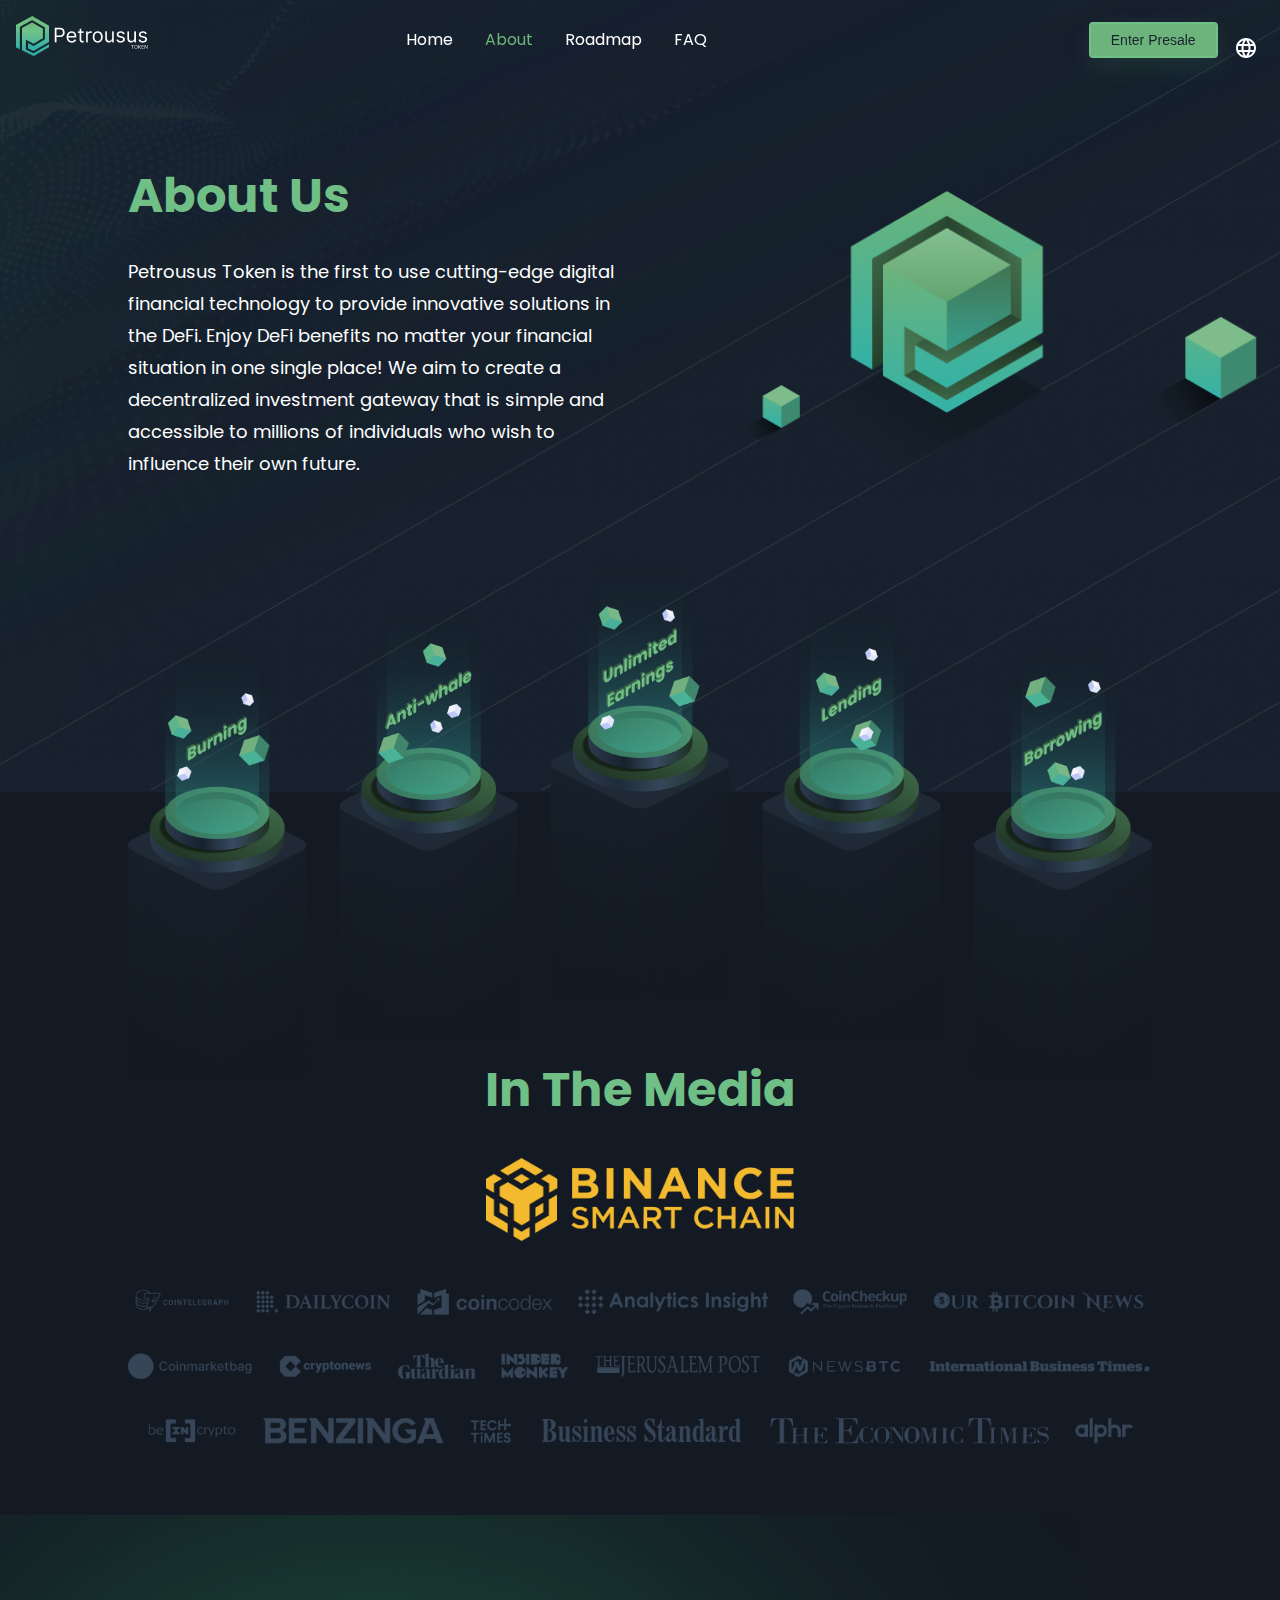
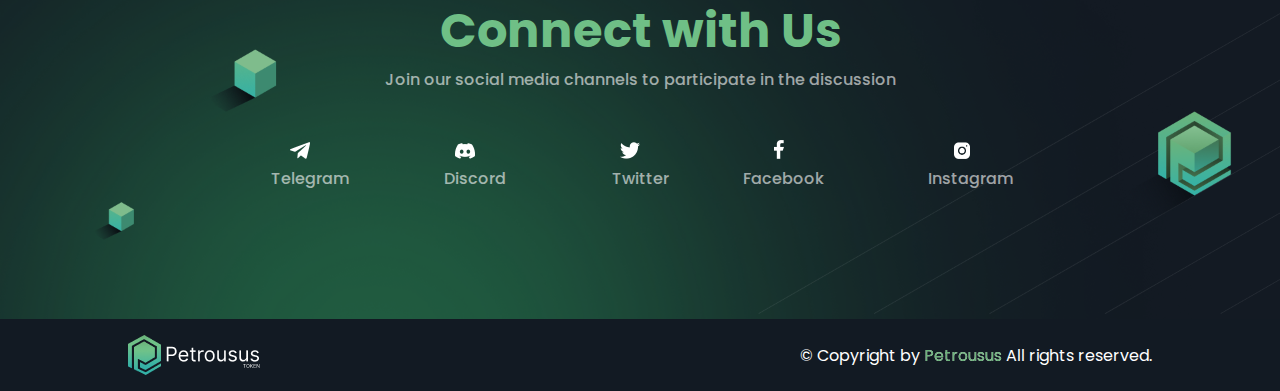
<file: about.html>
<!DOCTYPE html>
<html lang="en">
  <head>
    <meta charset="UTF-8" />
    <meta http-equiv="X-UA-Compatible" content="IE=edge" />
    <meta name="viewport" content="width=device-width, initial-scale=1.0" />
    <meta property="og:type" content="website" />
    <meta property="og:type" content="website" />
    <meta
      name="description"
      content=" Petrousus Token is the first to use cutting-edge digital financial technology to provide innovative solutions in the DeFi.
      Enjoy DeFi benefits no matter your financial situation in one single place!
      We aim to create a decentralized investment gateway that is simple and accessible to millions of individuals who wish to influence their own future."
    />
    <meta name="og:title" content="Petrousus &#8211; About Us" />
    <meta
      property="og:description"
      content=" Petrousus Token is the first to use cutting-edge digital financial technology to provide innovative solutions in the DeFi.
      Enjoy DeFi benefits no matter your financial situation in one single place!
      We aim to create a decentralized investment gateway that is simple and accessible to millions of individuals who wish to influence their own future."
    />
    <link rel="stylesheet" href="styles/globalstyle.css" />
    <link rel="stylesheet" href="styles/about.css" />
    <title>Petrousus | About Us</title>
    <link
      rel="icon"
      type="image/x-icon"
      href="img/favicon.png"
      alt="Petrousus"
    />
  </head>
  <body>
    <header>
      <nav>
        <div class="logo">
          <a href="index.html">
            <img src="img/logo.png" alt="Petrousus" />
          </a>
        </div>
        <ul class="nav-links">
          <li><a href="index.html">Home</a></li>
          <li><a href="about.html" class="about">About</a></li>
          <li><a href="roadmap.html">Roadmap</a></li>
          <li><a href="faq.html">FAQ</a></li>
          <div class="ctas">
            <button class="btn">
              <a href="http://connect.petrousus.io/">Enter Presale</a>
            </button>
            <div class="language">
              <img src="img/language.svg" alt="Globe" />
              <div id="google_translate_element"></div>
            </div>
          </div>
        </ul>
        <div class="burger">
          <div class="line-1 line"></div>
          <div class="line-2 line"></div>
          <div class="line-3 line"></div>
        </div>
      </nav>

      <div class="hero">
        <div class="container grid">
          <div class="hero-text">
            <h1>About Us</h1>
            <p>
              Petrousus Token is the first to use cutting-edge digital financial
              technology to provide innovative solutions in the DeFi. Enjoy DeFi
              benefits no matter your financial situation in one single place!
              We aim to create a decentralized investment gateway that is simple
              and accessible to millions of individuals who wish to influence
              their own future.
            </p>
          </div>
        </div>
      </div>
    </header>

    <section class="overflow-description">
      <div class="container">
        <div class="overflow-img">
          <img src="img/overflow-img.png" alt="" />
        </div>

        <div class="businesses">
          <h1>In The Media</h1>
          <img src="img/bsc.png" alt="Binance Smart Chain" class="bsc" />
          <div class="desktop">
            <img src="img/business-imgs.png" alt="businesses supported" />
          </div>
          <div class="mobile">
            <img src="img/business-img-mobile.png" alt="" />
          </div>
        </div>
      </div>
    </section>
    
    <footer>
      <div class="footer-container">
        <h1>Connect with Us</h1>
        <p>Join our social media channels to participate in the discussion</p>
        <div class="socials">
          <div class="telegram social">
            <a href="https://t.me/PetroususTokenOfficial">
              <img src="img/socials/Vector.png" alt="telegram" />
            </a>
            <p>Telegram</p>
          </div>
          <div class="discord social">
            <a href="">
              <img src="img/socials/Vector-1.png" alt="discord" />
            </a>
            <p>Discord</p>
          </div>
          <div class="twitter social">
            <a href="https://twitter.com/PetroususToken">
              <img src="img/socials/Vector-3.png" alt="twitter" />
            </a>
            <p>Twitter</p>
          </div>
          <div class="facebook social">
            <a href="">
              <img src="img/socials/Vector-2.png" alt="facebook" />
            </a>
            <p>Facebook</p>
          </div>
          <div class="instagram social">
            <a href="">
              <img src="img/socials/Vector-4.png" alt="instagram" />
            </a>
            <p>Instagram</p>
          </div>
        </div>
      </div>
    </footer>
    <div class="copyright">
      <div class="copyright-container">
        <img src="img/logo.png" alt="" />
        <p>© Copyright by <span>Petrousus</span> All rights reserved.</p>
      </div>
    </div>

    <script src="https://translate.google.com/translate_a/element.js?cb=googleTranslateElementInit"></script>
    <script type="text/javascript">
        function googleTranslateElementInit() {
            new google.translate.TranslateElement({
                includedLanguages: 'tr,de,fr,es,en,it',
                layout: google.translate.TranslateElement.InlineLayout.VERTICAL
            }, 'google_translate_element');
        }
    </script>

    <!-- Global site tag (gtag.js) - Google Analytics -->
    <script async src="https://www.googletagmanager.com/gtag/js?id=UA-234197699-10"></script>
    <script>
      window.dataLayer = window.dataLayer || [];
      function gtag(){dataLayer.push(arguments);}
      gtag('js', new Date());

      gtag('config', 'UA-234197699-10');
    </script>
    <script src="app.js"></script>
  </body>
</html>
</file>
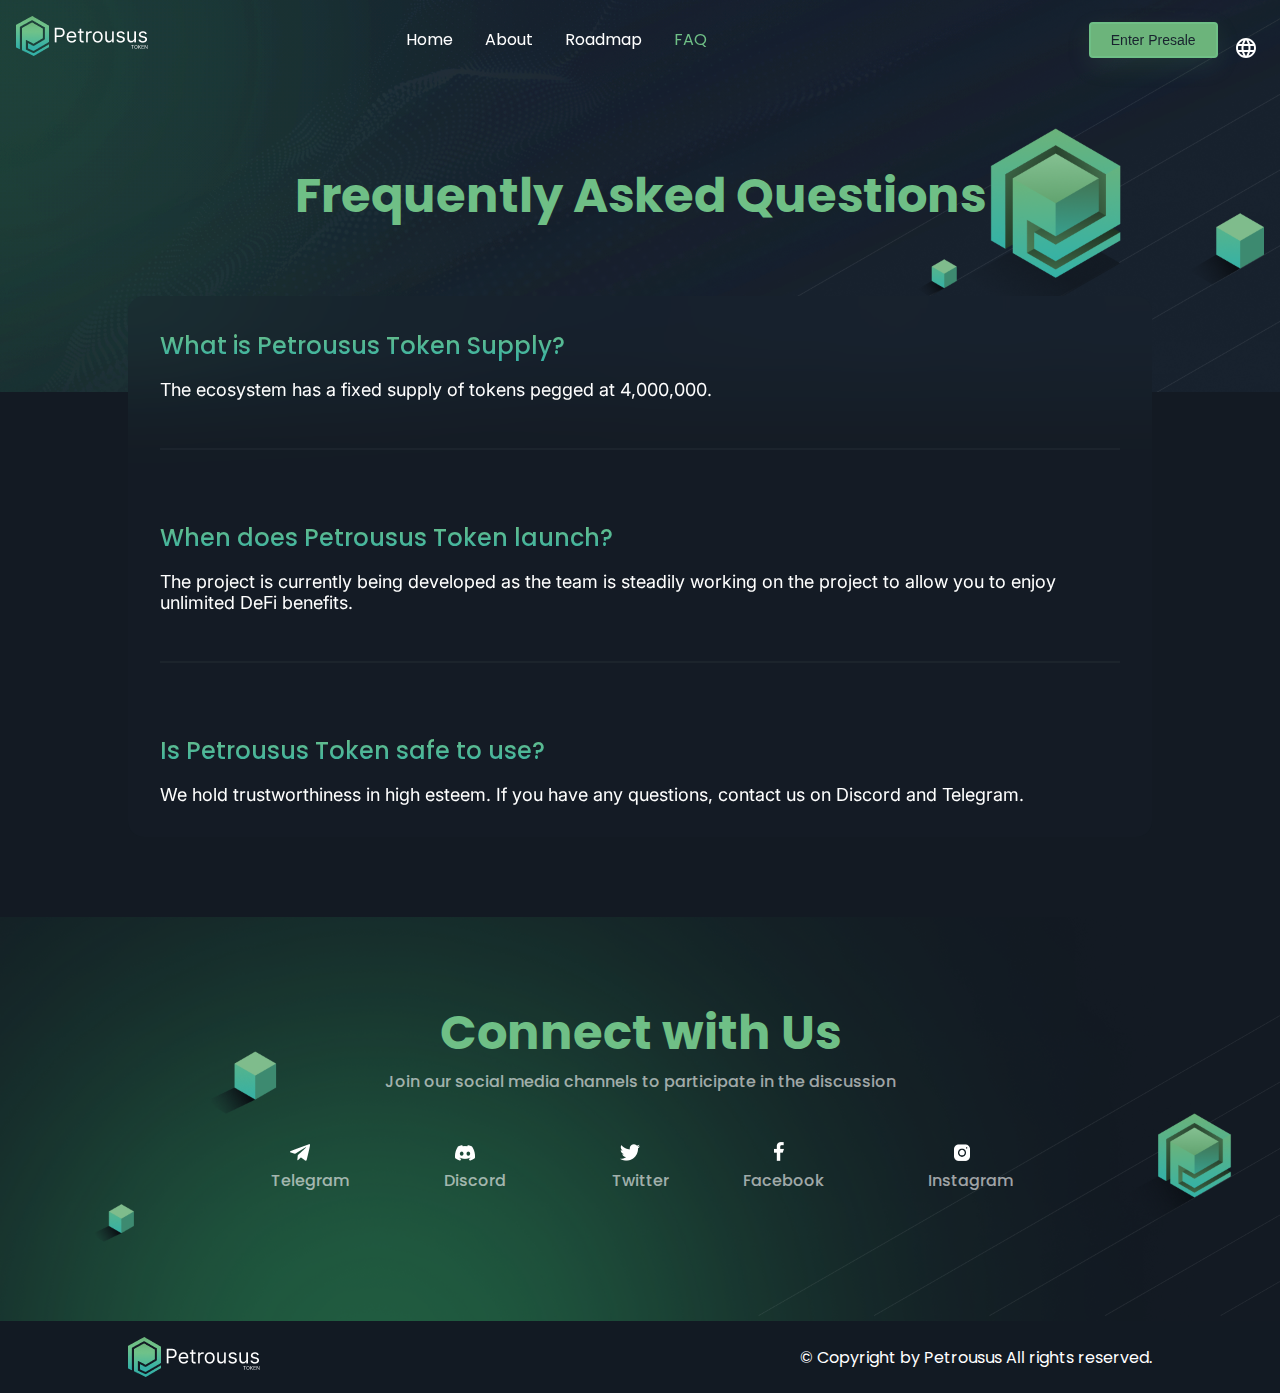
<file: faq.html>
<!DOCTYPE html>
<html lang="en">
  <head>
    <meta charset="UTF-8" />
    <meta http-equiv="X-UA-Compatible" content="IE=edge" />
    <meta name="viewport" content="width=device-width, initial-scale=1.0" />
    <meta name="description" content=" Frequently Asked Questions " />
    <meta
      name="og:title"
      content="Petrousus &#8211; Frequently Asked Questions"
    />
    <meta property="og:description" content=" Frequently Asked Questions" />
    <link rel="stylesheet" href="styles/globalstyle.css" />
    <link rel="stylesheet" href="styles/faq.css" />
    <title>Petrousus | Frequently Asked Questions</title>
    <link
      rel="icon"
      type="image/x-icon"
      href="img/favicon.png"
      alt="Petrousus"
    />
  </head>
  <body>
    <header>
      <nav>
        <div class="logo">
          <a href="index.html">
            <img src="img/logo.png" alt="Petrousus" />
          </a>
        </div>
        <ul class="nav-links">
          <li><a href="index.html">Home</a></li>
          <li><a href="about.html">About</a></li>
          <li><a href="roadmap.html">Roadmap</a></li>
          <li><a href="faq.html" class="faq">FAQ</a></li>
          <div class="ctas">
            <button class="btn">
              <a href="http://connect.petrousus.io/">Enter Presale</a>
            </button>
            <div class="language">
              <img src="img/language.svg" alt="Globe" />
              <div id="google_translate_element"></div>
            </div>
          </div>
        </ul>
        <div class="burger">
          <div class="line-1 line"></div>
          <div class="line-2 line"></div>
          <div class="line-3 line"></div>
        </div>
      </nav>

      <div class="hero">
        <h1>Frequently Asked Questions</h1>
      </div>
    </header>

    <section class="faq">
      <h2>Frequently Asked Questions</h2>
      <div class="container">
        <div class="questions">
          <div class="question question-1">
            <h1>What is Petrousus Token Supply?</h1>
            <div class="answer">
              <p>
                The ecosystem has a fixed supply of tokens pegged at 4,000,000.
              </p>
            </div>
          </div>
          <div class="question question-2">
            <h1>When does Petrousus Token launch?</h1>
            <div class="answer">
              <p>
                The project is currently being developed as the team is steadily
                working on the project to allow you to enjoy unlimited DeFi
                benefits.
              </p>
            </div>
          </div>
          <div class="question question-3">
            <h1>Is Petrousus Token safe to use?</h1>
            <div class="answer">
              <p>
                We hold trustworthiness in high esteem. If you have any
                questions, contact us on Discord and Telegram.
              </p>
            </div>
          </div>
        </div>
      </div>
    </section>

    <footer>
      <div class="footer-container">
        <h1>Connect with Us</h1>
        <p>Join our social media channels to participate in the discussion</p>
        <div class="socials">
          <div class="telegram social">
            <a href="https://t.me/PetroususTokenOfficial">
              <img src="img/socials/Vector.png" alt="telegram" />
            </a>
            <p>Telegram</p>
          </div>
          <div class="discord social">
            <a href="">
              <img src="img/socials/Vector-1.png" alt="discord" />
            </a>
            <p>Discord</p>
          </div>
          <div class="twitter social">
            <a href="https://twitter.com/PetroususToken">
              <img src="img/socials/Vector-3.png" alt="twitter" />
            </a>
            <p>Twitter</p>
          </div>
          <div class="facebook social">
            <a href="">
              <img src="img/socials/Vector-2.png" alt="facebook" />
            </a>
            <p>Facebook</p>
          </div>
          <div class="instagram social">
            <a href="">
              <img src="img/socials/Vector-4.png" alt="instagram" />
            </a>
            <p>Instagram</p>
          </div>
        </div>
      </div>
    </footer>
    <div class="copyright">
      <div class="copyright-container">
        <img src="img/logo.png" alt="" />
        <p>© Copyright by Petrousus All rights reserved.</p>
      </div>
    </div>

    <script src="https://translate.google.com/translate_a/element.js?cb=googleTranslateElementInit"></script>
    <script type="text/javascript">
        function googleTranslateElementInit() {
            new google.translate.TranslateElement({
                includedLanguages: 'tr,de,fr,es,en,it',
                layout: google.translate.TranslateElement.InlineLayout.VERTICAL
            }, 'google_translate_element');
        }
    </script>

    <!-- Global site tag (gtag.js) - Google Analytics -->
    <script async src="https://www.googletagmanager.com/gtag/js?id=UA-234197699-10"></script>
    <script>
      window.dataLayer = window.dataLayer || [];
      function gtag(){dataLayer.push(arguments);}
      gtag('js', new Date());

      gtag('config', 'UA-234197699-10');
    </script>
    <script src="app.js"></script>
  </body>
</html>
</file>
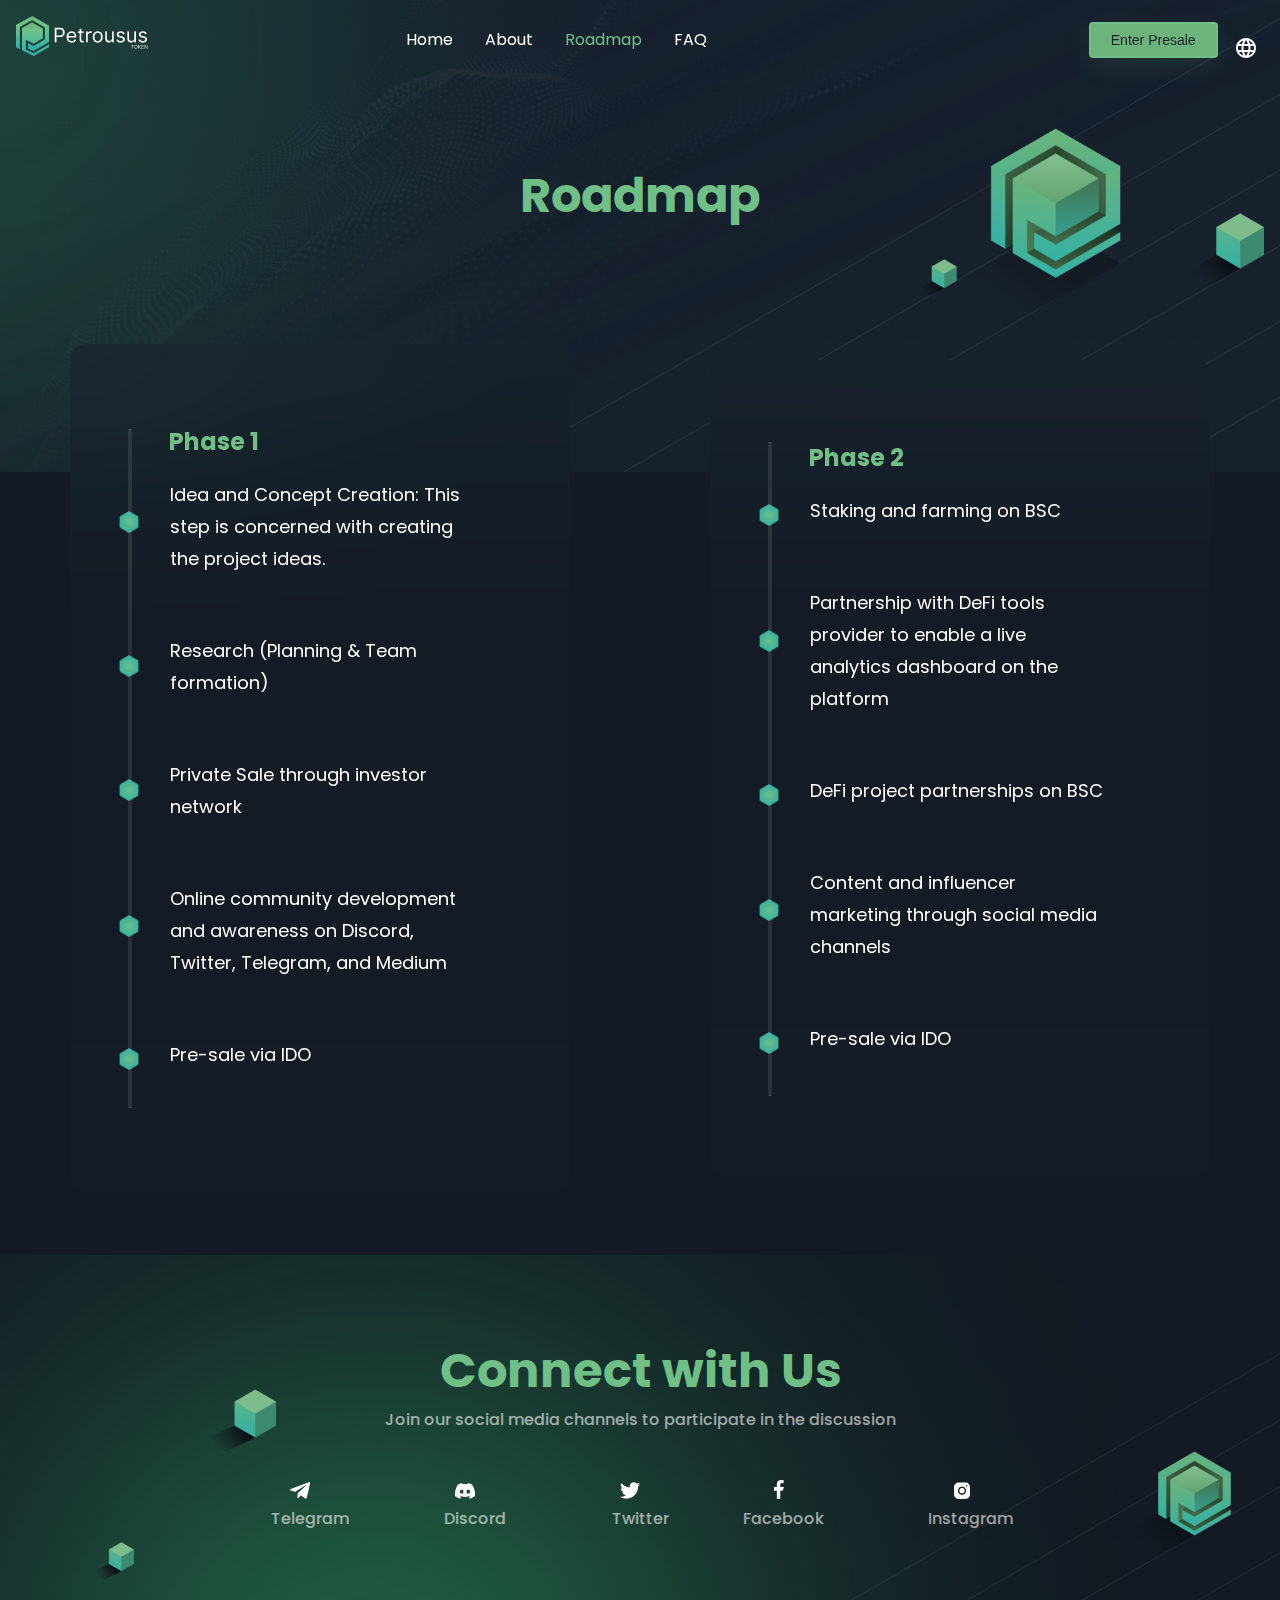
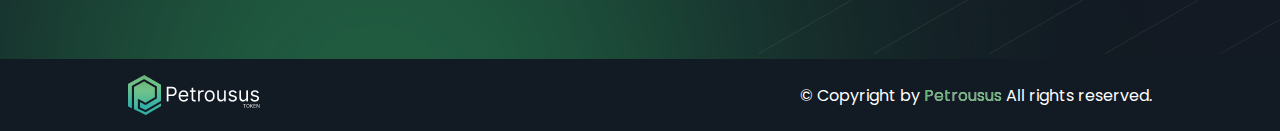
<file: roadmap.html>
<!DOCTYPE html>
<html lang="en">
  <head>
    <meta charset="UTF-8" />
    <meta http-equiv="X-UA-Compatible" content="IE=edge" />
    <meta name="viewport" content="width=device-width, initial-scale=1.0" />
    <meta name="description" content=" Roadmap " />
    <meta name="og:title" content="Petrousus &#8211; Roadmap" />
    <meta property="og:description" content=" Roadmap" />
    <link rel="stylesheet" href="styles/globalstyle.css" />
    <link rel="stylesheet" href="styles/roadmap.css" />
    <title>Petrousus | Roadmap</title>
    <link
      rel="icon"
      type="image/x-icon"
      href="img/favicon.png"
      alt="Petrousus"
    />
  </head>
  <body>
    <header>
      <nav>
        <div class="logo">
          <a href="index.html">
            <img src="img/logo.png" alt="Petrousus" />
          </a>
        </div>
        <ul class="nav-links">
          <li><a href="index.html">Home</a></li>
          <li><a href="about.html">About</a></li>
          <li><a href="roadmap.html" class="roadmap">Roadmap</a></li>
          <li><a href="faq.html">FAQ</a></li>
          <div class="ctas">
            <button class="btn">
              <a href="http://connect.petrousus.io/">Enter Presale</a>
            </button>
            <div class="language">
              <img src="img/language.svg" alt="Globe" />
              <div id="google_translate_element"></div>
            </div>
          </div>
        </ul>
        <div class="burger">
          <div class="line-1 line"></div>
          <div class="line-2 line"></div>
          <div class="line-3 line"></div>
        </div>
      </nav>

      <div class="hero">
        <h1>Roadmap</h1>
      </div>
    </header>

    <div class="timelines">
      <div class="main-timeline-container">
        <div class="timeline-container">
          <div class="timeline">
            <h1>Phase 1</h1>
            <ul>
              <li>
                <div class="timeline-content">
                  <p>
                    Idea and Concept Creation: This step is concerned with
                    creating the project ideas.
                  </p>
                </div>
              </li>
              <li>
                <div class="timeline-content">
                  <p>Research (Planning & Team formation)</p>
                </div>
              </li>
              <li>
                <div class="timeline-content">
                  <p>Private Sale through investor network</p>
                </div>
              </li>
              <li>
                <div class="timeline-content">
                  <p>
                    Online community development and awareness on Discord,
                    Twitter, Telegram, and Medium
                  </p>
                </div>
              </li>
              <li>
                <div class="timeline-content">
                  <p>Pre-sale via IDO</p>
                </div>
              </li>
            </ul>
          </div>
        </div>

        <div class="timeline-container timeline-container-2">
          <div class="timeline">
            <h1>Phase 2</h1>
            <ul>
              <li>
                <div class="timeline-content">
                  <p>Staking and farming on BSC</p>
                </div>
              </li>
              <li>
                <div class="timeline-content">
                  <p>
                    Partnership with DeFi tools provider to enable a live
                    analytics dashboard on the platform
                  </p>
                </div>
              </li>
              <li>
                <div class="timeline-content">
                  <p>DeFi project partnerships on BSC</p>
                </div>
              </li>
              <li>
                <div class="timeline-content">
                  <p>
                    Content and influencer marketing through social media
                    channels
                  </p>
                </div>
              </li>
              <li>
                <div class="timeline-content">
                  <p>Pre-sale via IDO</p>
                </div>
              </li>
            </ul>
          </div>
        </div>
      </div>
    </div>

    <footer>
      <div class="footer-container">
        <h1>Connect with Us</h1>
        <p>Join our social media channels to participate in the discussion</p>
        <div class="socials">
          <div class="telegram social">
            <a href="https://t.me/PetroususTokenOfficial">
              <img src="img/socials/Vector.png" alt="telegram" />
            </a>
            <p>Telegram</p>
          </div>
          <div class="discord social">
            <a href="">
              <img src="img/socials/Vector-1.png" alt="discord" />
            </a>
            <p>Discord</p>
          </div>
          <div class="twitter social">
            <a href="https://twitter.com/PetroususToken">
              <img src="img/socials/Vector-3.png" alt="twitter" />
            </a>
            <p>Twitter</p>
          </div>
          <div class="facebook social">
            <a href="">
              <img src="img/socials/Vector-2.png" alt="facebook" />
            </a>
            <p>Facebook</p>
          </div>
          <div class="instagram social">
            <a href="">
              <img src="img/socials/Vector-4.png" alt="instagram" />
            </a>
            <p>Instagram</p>
          </div>
        </div>
      </div>
    </footer>
    <div class="copyright">
      <div class="copyright-container">
        <img src="img/logo.png" alt="" />
        <p>© Copyright by <span>Petrousus</span> All rights reserved.</p>
      </div>
    </div>

    <script src="https://translate.google.com/translate_a/element.js?cb=googleTranslateElementInit"></script>
    <script type="text/javascript">
        function googleTranslateElementInit() {
            new google.translate.TranslateElement({
                includedLanguages: 'tr,de,fr,es,en,it',
                layout: google.translate.TranslateElement.InlineLayout.VERTICAL
            }, 'google_translate_element');
        }
    </script>

    <!-- Global site tag (gtag.js) - Google Analytics -->
    <script async src="https://www.googletagmanager.com/gtag/js?id=UA-234197699-10"></script>
    <script>
      window.dataLayer = window.dataLayer || [];
      function gtag(){dataLayer.push(arguments);}
      gtag('js', new Date());

      gtag('config', 'UA-234197699-10');
    </script>
    <script src="app.js"></script>
  </body>
</html>
</file>
<file: styles/globalstyle.css>
@import url("https://fonts.googleapis.com/css2?family=Poppins:wght@100;200;300;400;500;600;700;800&display=swap");

* {
  margin: 0;
  padding: 0;
  box-sizing: border-box;
}

.about {
  color: #6cb47b !important;
}

body {
  font-family: "Poppins", sans-serif;
}

a {
  text-decoration: none;
}

li {
  list-style: none;
}

.container {
  width: 80%;
  margin: 0 auto;
}

.scrolled {
  background-color: #131a23;
}

.scrolled li a {
  color: #fff;
}

nav {
  display: flex;
  justify-content: space-between;
  align-items: center;
  padding: 1rem 1rem;
  position: fixed;
  top: 0;
  left: 0;
  z-index: 2;
  width: 100%;
  transition: background-color 300ms linear;
}

nav .nav-links {
  display: flex;
  justify-content: space-between;
  align-items: center;
  width: 70%;
}

nav .nav-links li {
  list-style: none;
  margin: 0 1rem;
}

nav .nav-links li a {
  color: #fff;
  text-decoration: none;
}

nav .ctas {
  display: flex;
  align-items: center;
  justify-content: center;
  margin-left: auto;
}

.ctas .language {
  display: flex;
  align-items: center;
  align-items: flex-start;
  margin-top: 1rem;
}

option {
  background-color: #131a23;
}

.ctas .btn {
  background: #6cb47b;
  border: 2px solid #6fbf86;
  padding: 8px 20px;
  box-shadow: 0px 8px 24px 0px #6cb47b1f;
  margin-right: 1rem;
  border-radius: 4px;
}

.ctas .btn a {
  font-size: 14px;
  color: #18222e;
}

.language img {
  margin-right: 0.4rem;
}

.goog-te-gadget .goog-te-combo  {
  border: 0;
  outline: 0;
  background-color: transparent;
  color: #fff;
  cursor: pointer;
}
.goog-logo-link {
  display:none !important;
} 
  
.goog-te-gadget{
  color: transparent !important;
}

#google_translate_element{display:block}
.goog-te-banner-frame.skiptranslate { display: none !important;} 
body { top: 0px !important; }
#goog-gt-tt{display: none !important; top: 0px !important; } 
.goog-tooltip skiptranslate{display: none !important; top: 0px !important; } 
.activity-root { display: hide !important;} 
.status-message { display: hide !important;}
.started-activity-container { display: hide !important;}

.burger {
  cursor: pointer;
  display: none;
}

.line {
  height: 3px;
  width: 25px;
  background: linear-gradient(180deg, #6fbf86 0%, #34b1a6 100%);
  margin: 0.3rem 0;
}

footer {
  background-image: url("/img/footer-bg.png");
  background-position: bottom;
  background-size: cover;
  background-repeat: no-repeat;
  padding: 5rem 0;
  position: relative;
}

.bg-1 {
  position: absolute;
  right: 5vw;
  top: 10vw;
}

footer h1 {
  color: #6fbf86;
  font-weight: 700;
  text-align: center;
  font-size: 48px;
}

footer p {
  color: rgba(255, 255, 255, 0.6);
  text-align: center;
  font-weight: 500;
  font-size: 16px;
  margin-bottom: 3rem;
}

.instagram,
.facebook,
.discord,
.twitter,
.telegram {
  display: flex;
  flex-direction: column;
  align-items: center;
  justify-content: center;
}

footer .footer-container {
  width: 60%;
  margin: 0 auto;
  display: flex;
  flex-direction: column;
  align-items: center;
  justify-content: center;
}

footer .socials {
  display: grid;
  grid-template-columns: repeat(5, 1fr);
  gap: 80px;
}

.copyright {
  padding: 1rem 0;
  background: #131a23cc;
  color: #fff;
  background-position: center;
  background-size: cover;
}

.copyright-container {
  display: flex;
  justify-content: space-between;
  align-items: center;
  width: 80%;
  margin: 0 auto;
  height: 100%;
}

span {
  background: linear-gradient(0deg, #6cb47b, #6cb47b),
    linear-gradient(0deg, #ffffff, #ffffff);
  -webkit-text-fill-color: transparent;
  background-clip: text;
  -webkit-background-clip: text;
}

footer .socials .social img {
  width: 50%;
}

.facebook {
  width: 50% !important;
}

@media (max-width: 1000px) {
  nav .nav-links {
    width: 75%;
  }
}

@media (max-width: 850px) {
  nav .nav-links {
    width: 80%;
  }
}

@media (max-width: 800px) {
  .nav-links {
    position: fixed;
    height: 100%;
    background-color: #131a23;
    background-image: url("/img/nav-blur.png");
    background-position: center;
    background-size: cover;
    flex-direction: column;
    justify-content: center;
    align-items: center;
    top: 0;
    left: 0;
    width: 100% !important;
    transform: translateX(100%);
    transition: 300ms linear;
  }

  .nav-links .ctas {
    display: flex;
    align-items: center;
    width: 100%;
    justify-content: center;
    flex-direction: column;
  }

  nav .hide {
    display: none;
  }

  .active {
    transform: translateX(0);
  }

  .logo {
    z-index: 1;
  }

  .ctas .language {
    position: absolute;
    z-index: 1;
    bottom: 0;
  }

  .ctas .language,
  .btn {
    margin: 1rem;
  }

  nav .nav-links {
    justify-content: center;
  }

  nav .nav-links li {
    margin: 1rem 2rem;
  }

  .burger {
    display: block;
    position: fixed;
    right: 5%;
    z-index: 1;
  }
}

@media (max-width: 700px) {
  .container {
    width: 90%;
  }

  .bg-1 {
    display: none;
  }

  footer {
    background-image: url("/img/footer-mobile-bg.png");
    background-position: bottom;
    padding-top: 2rem;
    padding-bottom: 7rem;
  }

  footer .footer-container {
    width: 90%;
  }

  footer h1 {
    font-size: 24px;
  }

  footer p {
    margin: 1rem 0;
    font-size: 12px;
  }

  footer .socials {
    gap: 40px;
  }

  .social p {
    display: none;
  }
}

@media (max-width: 650px) {
  .copyright-container {
    flex-direction: column;
  }

  .copyright-container p {
    margin-top: 1rem;
    text-align: center;
    font-size: 12px;
  }
}

@media (max-width: 400px) {
  footer .socials {
    gap: 25px;
  }
}

@media (max-width: 740px) and (orientation: landscape) {
  .nav-links {
    align-items: center;
  }

  .nav-links .ctas {
    align-items: center;
  }
}
</file>
<file: styles/about.css>
body {
  background: #131a23;
}

header {
  background-image: url("/img/section-hero.png");
  background-repeat: no-repeat;
  background-size: cover;
  background-position: right;
  background-color: rgba(24, 34, 46, 1);
}

.hero {
  padding-top: 10rem;
  padding-bottom: 20rem;
}

.hero .grid {
  display: grid;
  grid-template-columns: 1fr 1fr;
  place-items: center;
}

.hero-img {
  justify-self: flex-end;
}

.hero-text h1 {
  font-size: 48px;
  font-weight: 700;
  margin-bottom: 1.5rem;
  color: #6fbf86;
}

.hero-text p {
  color: #fff;
  font-weight: 400;
  font-size: 18px;
  line-height: 32px;
}

.overflow-description {
  padding: 4rem 0;
}

.overflow-img {
  width: 100%;
  margin-top: -19rem;
}

.overflow-img img {
  width: 100%;
}

.businesses {
  width: 100%;
  display: flex;
  align-items: center;
  justify-content: center;
  flex-direction: column;
  margin-top: -2rem;
}

.mobile {
  display: none;
}

.businesses h1 {
  margin-bottom: 2rem;
  font-weight: 700;
  font-size: 48px;
  text-align: center;
  color: #6fbf86;
}

.businesses .bsc {
  width: 30%;
  margin-bottom: 3rem;
}

.businesses img {
  width: 100%;
}

@media (max-width: 1000px) {
  header {
    background-image: url("/img/faq-bg.png");
    background-position: inherit;
  }
}

@media (max-width: 800px) {
  .overflow-img {
    margin-top: -15rem;
  }
}

@media (max-width: 700px) {
  .hero {
    padding-bottom: 8rem;
    padding-top: 4rem;
  }

  .hero .grid {
    grid-template-columns: 1fr;
  }

  .hero-text h1 {
    text-align: center;
  }

  .overflow-img {
    margin-top: -12rem;
  }

  .businesses h1 {
    font-size: 24px;
  }

  .businesses .bsc {
    width: 30%;
  }
}

@media (max-width: 500px) {
  .hero h1 {
    font-size: 25px;
  }

  .hero p {
    font-size: 15px;
  }

  .desktop {
    display: none;
  }

  .mobile {
    display: block;
  }
}

@media (max-width: 300px) {
  .overflow-description {
    padding: 7rem 0;
  }
}
</file>
<file: styles/faq.css>
@import url("https://fonts.googleapis.com/css2?family=Inter:wght@200;300;400;500&display=swap");

body {
  background: rgba(19, 26, 35, 1);
}

header {
  background-color: rgba(24, 34, 46, 1);
  background-image: url("/img/section-hero.png");
  background-repeat: no-repeat;
  background-size: cover;
}

.faq {
  color: #6fbf86 !important;
}

.hero h1 {
  text-align: center;
  color: #6fbf86;
  font-weight: 700;
  font-size: 48px;
  padding-top: 10rem;
  padding-bottom: 10rem;
}

.questions {
  display: grid;
  grid-template-columns: 1fr;
  gap: 70px;
  background-color: rgba(24, 34, 46, 0.2);
  border-radius: 16px;
  backdrop-filter: blur(40px);
  padding: 2rem;
}

.question-1,
.question-2 {
  border-bottom: 2px solid #ffffff0a;
  padding-bottom: 3rem;
}

.faq {
  padding-bottom: 5rem;
  margin-top: -6rem;
}

.faq h1 {
  background: linear-gradient(180deg, #6fbf86 0%, #34b1a6 100%);
  -webkit-text-fill-color: transparent;
  background-clip: text;
  -webkit-background-clip: text;
  font-weight: 500;
  font-size: 24px;
}

.faq p {
  font-family: "Inter", sans-serif;
  font-weight: 400;
  font-size: 18px;
  color: #fff;
  margin-top: 1rem;
}

.faq h2 {
  display: none;
}

@media (max-width: 600px) {
  header {
    height: 70vh;
    background-image: url("/img/faq-bg.png");
  }

  .faq {
    margin-top: -56vh;
    background-image: url("/img/blur.svg");
    background-size: 100%;
  }

  .hero h1 {
    font-size: 24px;
    padding-top: 5rem;
  }

  .faq h1 {
    font-size: 16px;
  }

  .faq p {
    font-size: 12px;
  }

  .faq h2 {
    text-align: center;
    color: #6fbf86;
    font-weight: 700;
    font-size: 24px;
    margin-bottom: 2rem;
    display: block;
  }

  header h1 {
    display: none;
  }

  .questions {
    gap: 30px;
  }
}
</file>
<file: styles/roadmap.css>
body {
  background: rgba(19, 26, 35, 1);
}

header {
  background-color: rgba(24, 34, 46, 1);
  background-image: url("/img/section-hero.png");
  background-repeat: no-repeat;
  background-size: cover;
}

.roadmap {
  color: #6fbf86 !important;
}

.hero h1 {
  color: #6fbf86;
  font-weight: 700;
  font-size: 48px;
  text-align: center;
  padding-top: 10rem;
  padding-bottom: 15rem;
}

.timeline-container {
  width: 100%;
  display: flex;
  align-items: center;
  justify-content: center;
  padding-bottom: 4rem;
}

.timeline {
  position: relative;
  padding: 5rem;
  width: 100%;
  max-width: 500px;
  margin: 0 auto;
  border-radius: 16px;
  backdrop-filter: blur(80px);
  margin-top: -8rem;
  background-color: rgba(24, 34, 46, 0.2);
}

.timeline ul {
  list-style: none;
}

.timeline ul li {
  padding: 20px;
  color: #fff;
  margin-bottom: 20px;
  position: relative;
  font-size: 18px;
  font-weight: 400;
}

.timeline::before {
  content: "";
  position: absolute;
  height: 80%;
  border: 1px solid rgba(255, 255, 255, 0.2);
  width: 1px;
  left: 12%;
  top: 10%;
  transform: translateX(-50%);
}

.timeline ul li::after {
  content: "";
  position: absolute;
  height: 30px;
  width: 20px;
  background-image: url("/img/roadmap-polygon.png");
  background-repeat: no-repeat;
  background-size: contain;
  background-position: center;
  top: 35%;
  left: -31px;
}

.timeline h1 {
  margin-left: 1.2rem;
  font-weight: 700;
  font-size: 24px;
  color: #6fbf86;
}

.main-timeline-container {
  display: grid;
  grid-template-columns: 1fr 1fr;
}

.timeline-content p {
  font-weight: 400;
  font-size: 18px;
  line-height: 32px;
}

@media (max-width: 1100px) {
  .main-timeline-container {
    grid-template-columns: 1fr;
    gap: 200px;
  }
}

@media (max-width: 850px) {
  .timelines {
    padding: 0 5%;
  }
}

@media (max-width: 600px) {
  header {
    height: 70vh;
    background-image: url("/img/faq-bg.png");
  }

  .hero h1 {
    padding-top: 4rem;
    padding-bottom: 4rem;
  }

  .main-timeline-container {
    margin-top: -28vh;
  }

  .timeline {
    padding: 2rem;
  }

  .timeline::before {
    left: 5%;
  }

  .timeline ul li::after {
    left: -4%;
  }

  .timeline-container {
    padding-bottom: 2rem;
  }

  .timelines {
    grid-template-columns: 1fr;
    background-image: url("/img/roadmap-blur.svg");
    background-size: cover;
    background-repeat: no-repeat;
  }
}

@media (max-width: 375px) {
  .timeline ul li::after {
    left: -9%;
  }
}

@media (max-width: 420px) {
  .timeline ul li::after {
    left: -9%;
  }
}

@media (max-width: 412px) {
  .timeline ul li::after {
    left: -8%;
  }
}

@media (max-width: 365px) {
  .timeline ul li::after {
    left: -10%;
  }
}

@media (max-width: 280px) {
  .timeline ul li::after {
    left: -16%;
  }
}
</file>
